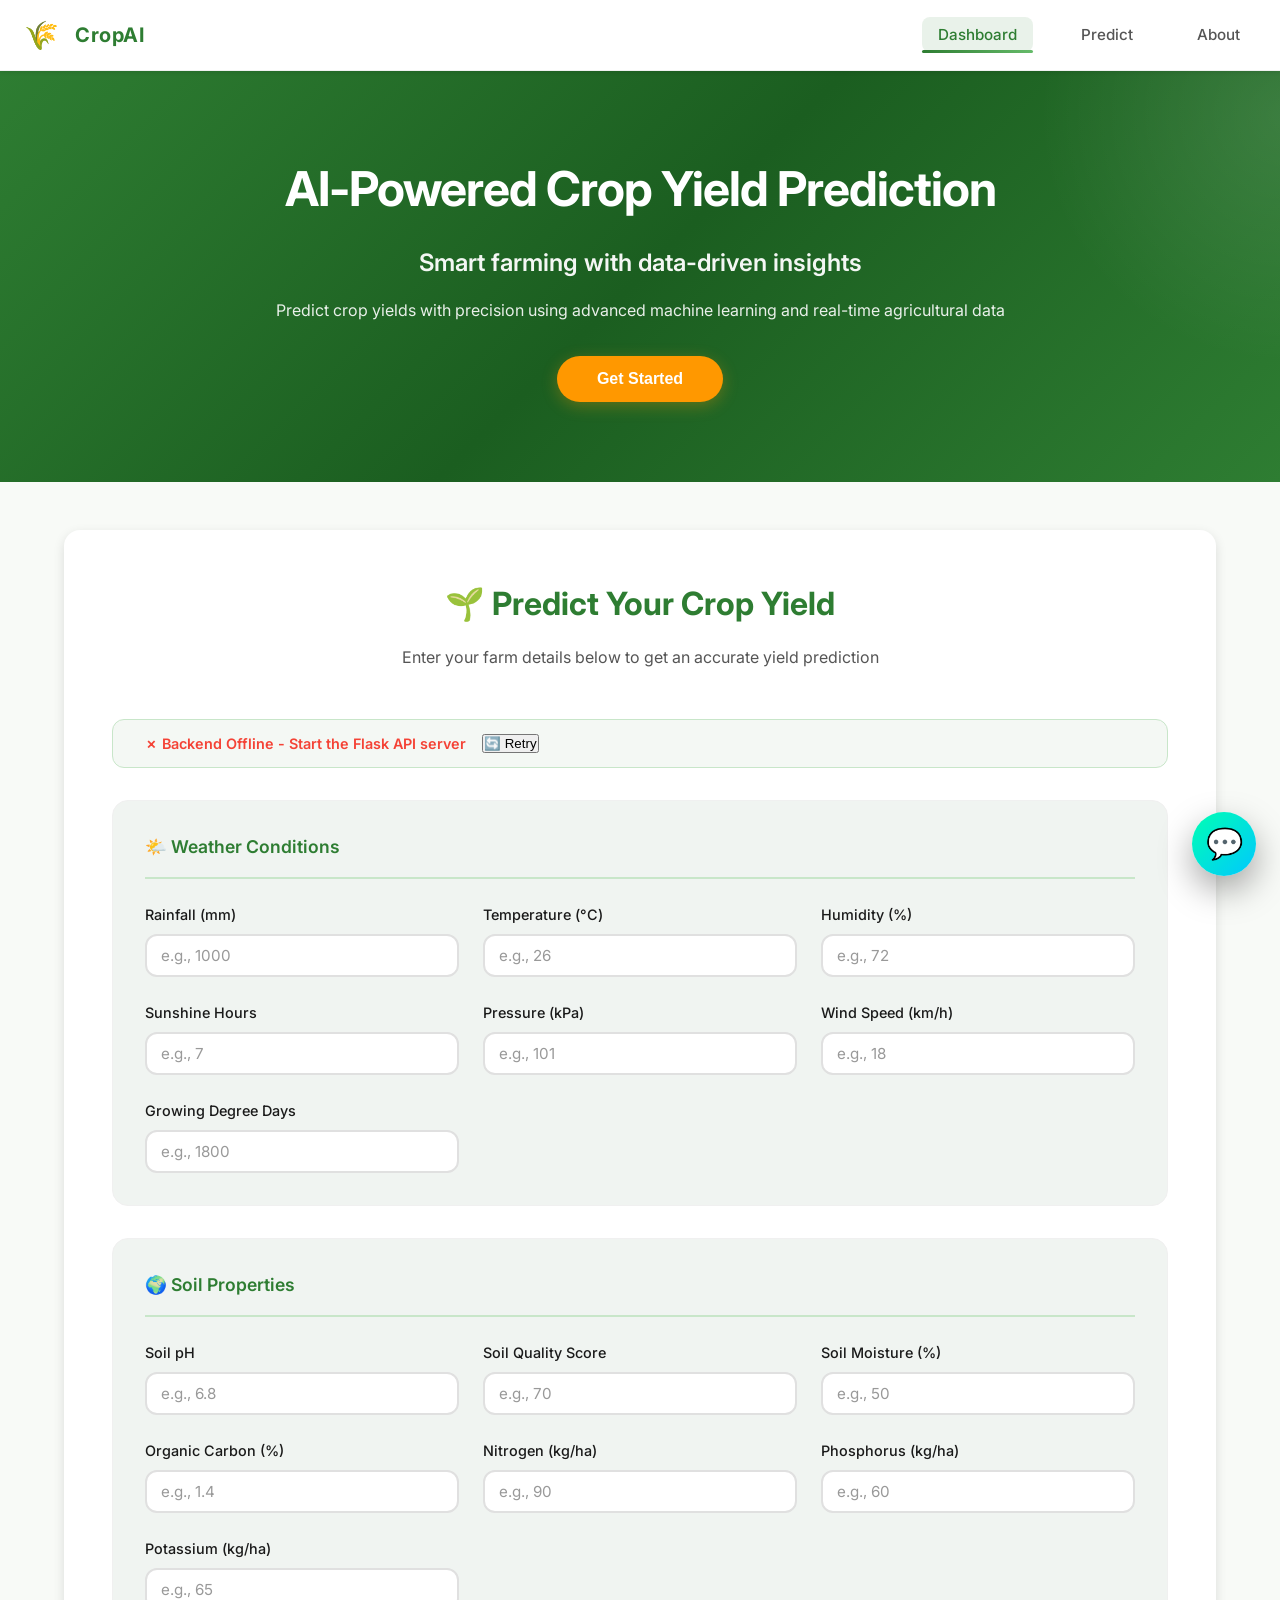
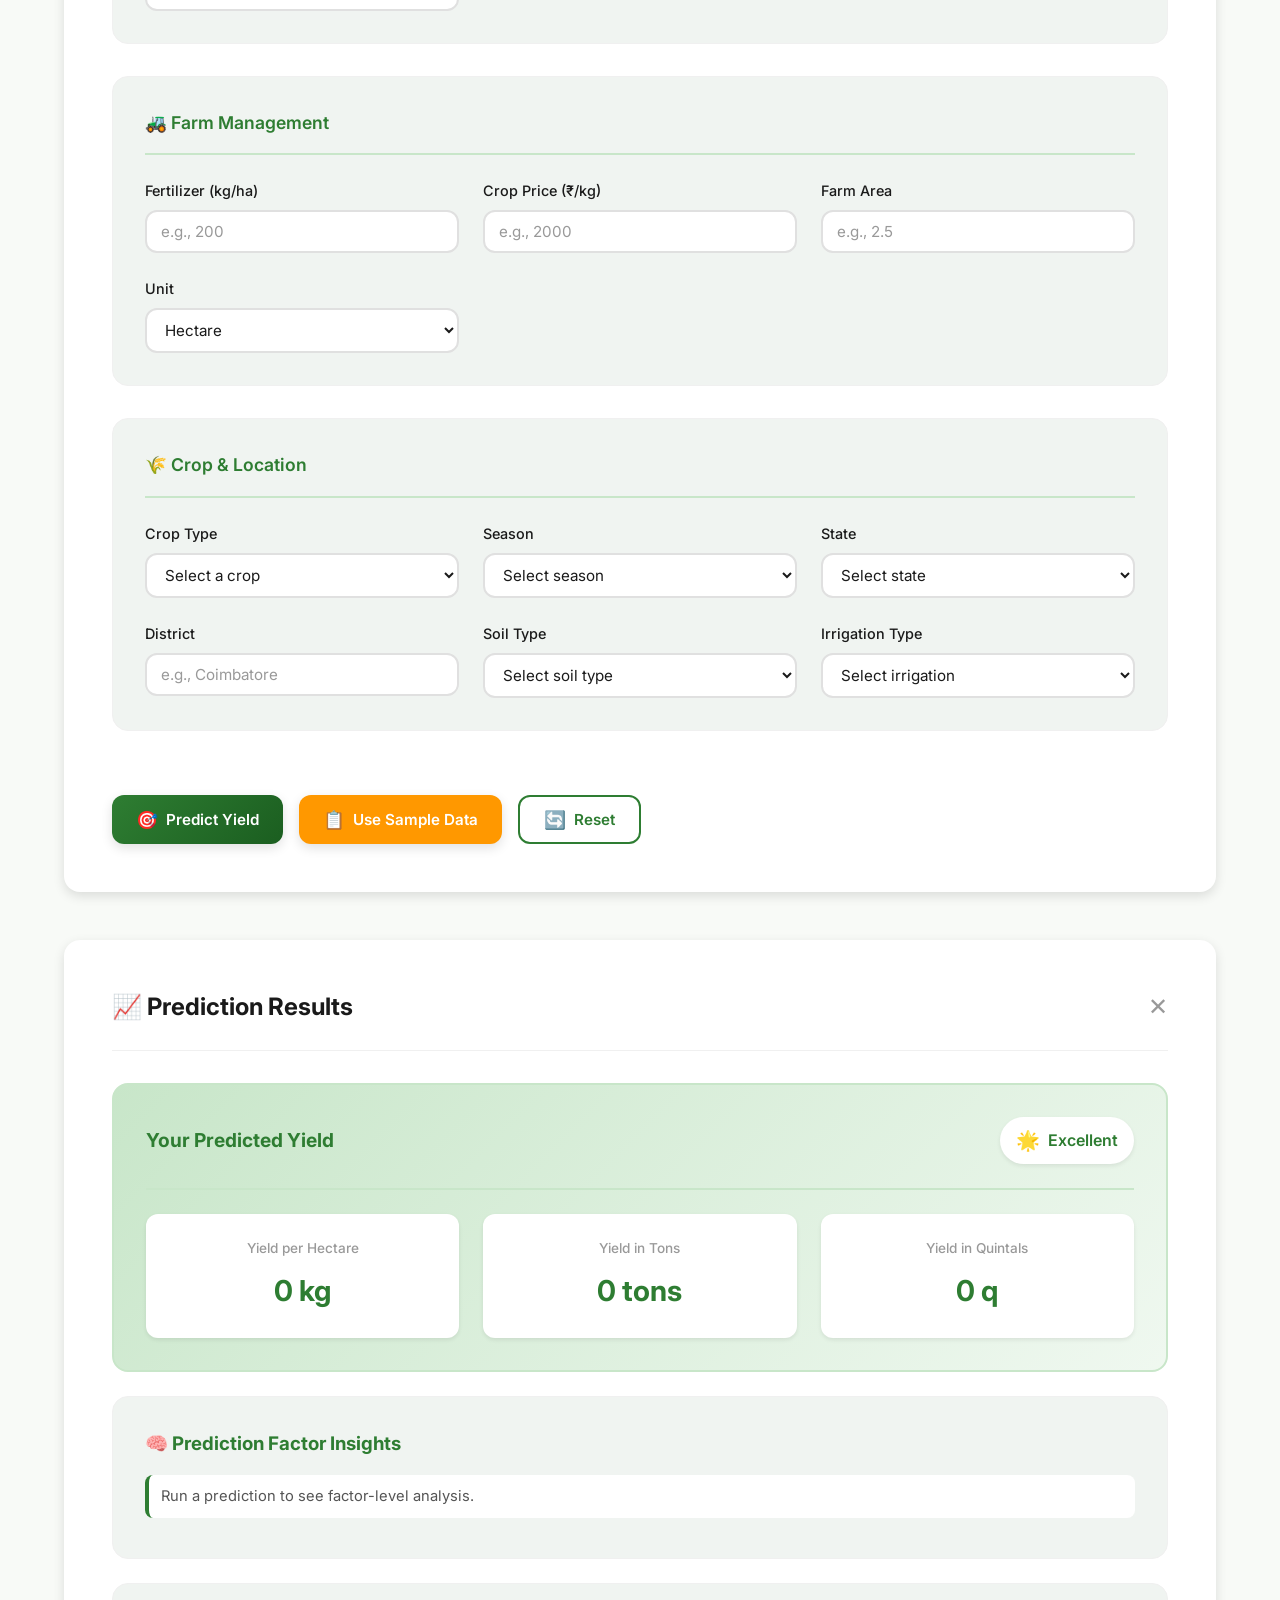
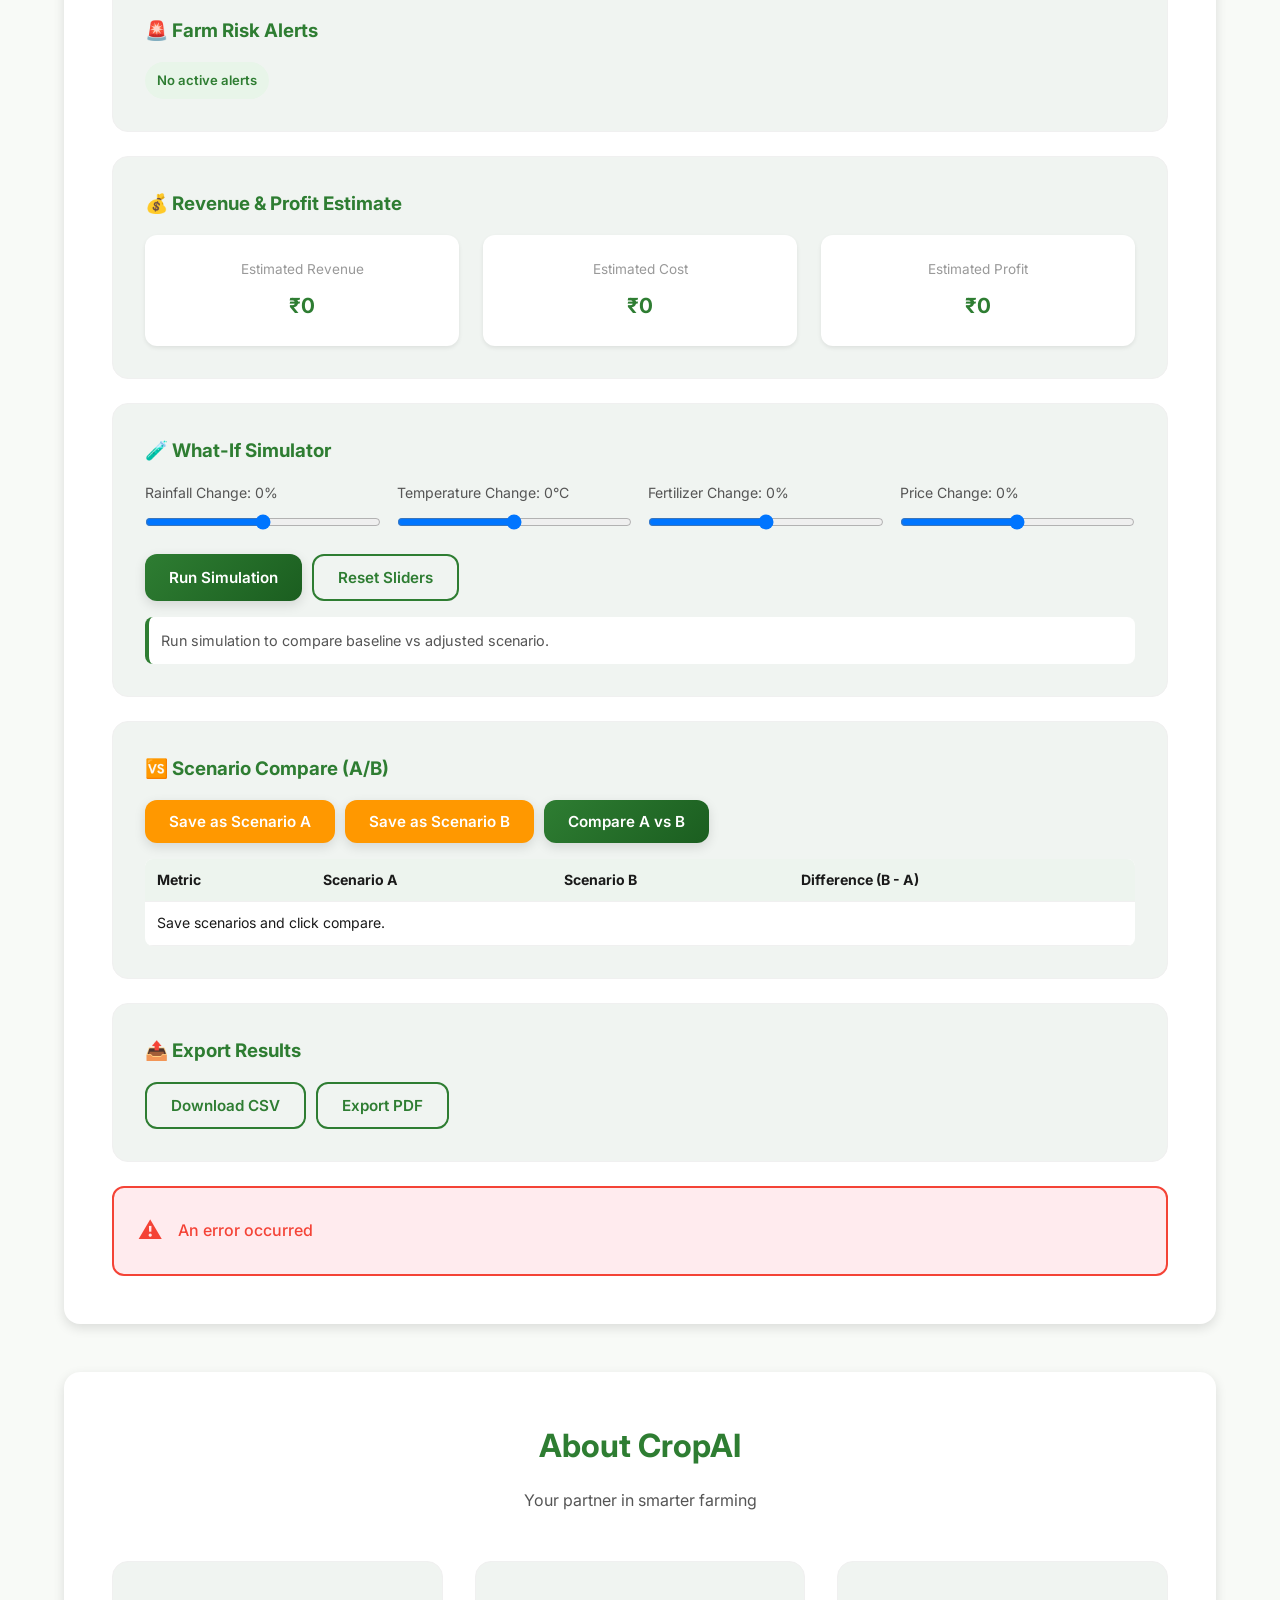
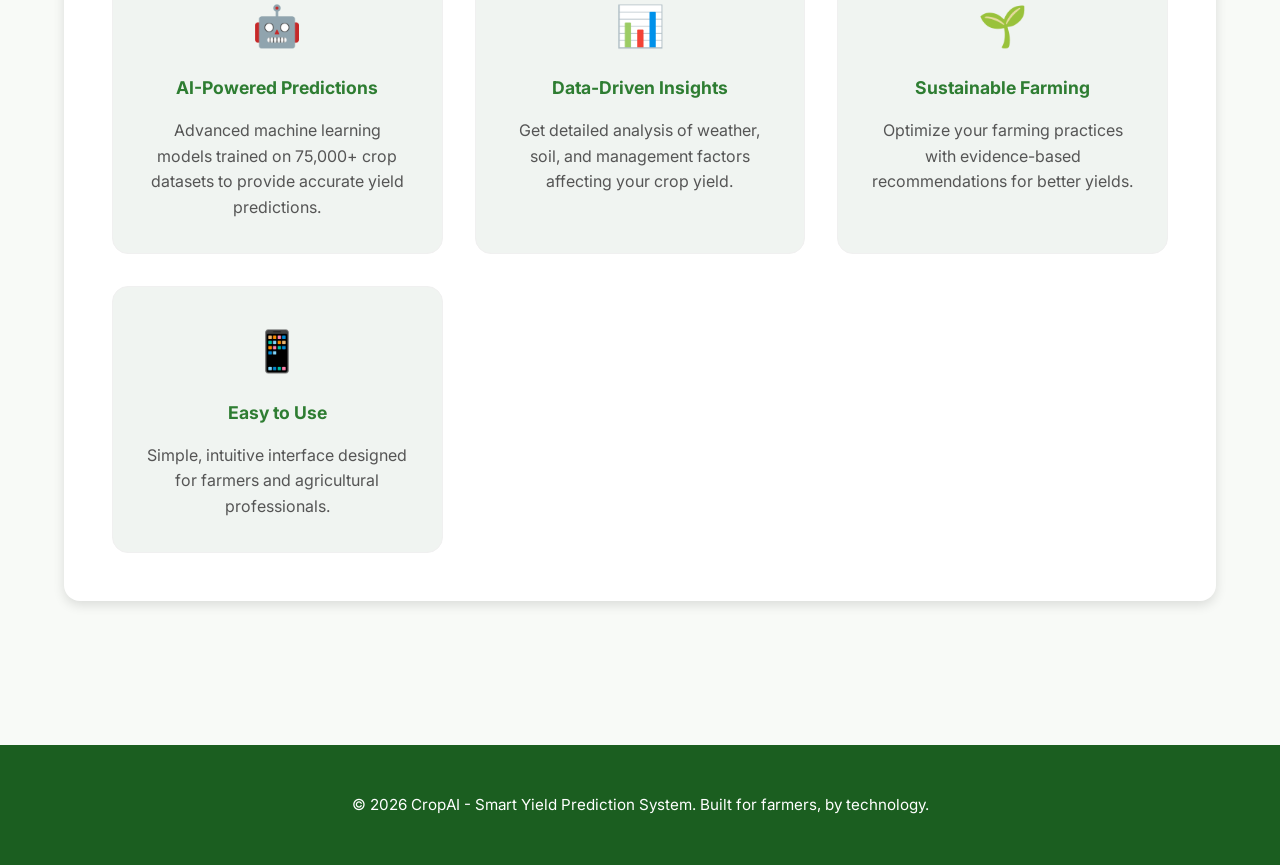
<file: Phase-2/dashboard/index.html>
<!DOCTYPE html>
<html lang="en">
<head>
    <meta charset="UTF-8">
    <meta name="viewport" content="width=device-width, initial-scale=1.0">
    <title>🌾 AI-Powered Crop Yield Prediction</title>
    <link rel="stylesheet" href="style.css?v=3">
    <link href="https://fonts.googleapis.com/css2?family=Inter:wght@300;400;500;600;700&display=swap" rel="stylesheet">
</head>
<body>
    <!-- Navigation Bar -->
    <nav class="navbar">
        <div class="nav-container">
            <div class="nav-brand">
                <span class="logo-icon">🌾</span>
                <span class="logo-text">CropAI</span>
            </div>
            <ul class="nav-links">
                <li><a href="#home" class="nav-link active">Dashboard</a></li>
                <li><a href="#predict" class="nav-link">Predict</a></li>
                <li><a href="#about" class="nav-link">About</a></li>
            </ul>
            <button class="nav-toggle" id="navToggle" title="Toggle navigation menu" aria-label="Toggle navigation menu">
                <span></span>
                <span></span>
                <span></span>
            </button>
        </div>
    </nav>

    <!-- Hero Section -->
    <section class="hero" id="home">
        <div class="hero-content">
            <h1 class="hero-title">AI-Powered Crop Yield Prediction</h1>
            <p class="hero-subtitle">Smart farming with data-driven insights</p>
            <p class="hero-description">Predict crop yields with precision using advanced machine learning and real-time agricultural data</p>
            <button class="btn-hero" onclick="scrollToPredict()">Get Started</button>
        </div>
    </section>

    <!-- Main Container -->
    <div class="main-container">
        <!-- Prediction Section -->
        <section class="predict-section" id="predict">
            <div class="section-header-wrapper">
                <h2 class="section-title">🌱 Predict Your Crop Yield</h2>
                <p class="section-subtitle">Enter your farm details below to get an accurate yield prediction</p>
            </div>

            <!-- Backend Status -->
            <div class="status-bar" id="backendStatus">
                <span class="status-dot" id="statusIndicator"></span>
                <span class="status-text" id="statusText">Checking API...</span>
            </div>

            <div class="form-wrapper">
                <form id="predictionForm" class="prediction-form">
                    <!-- Weather Section -->
                    <div class="form-section">
                        <h3 class="form-section-title">🌤️ Weather Conditions</h3>
                        <div class="form-grid">
                            <div class="form-group">
                                <label for="Rainfall_mm">Rainfall (mm)</label>
                                <input type="number" id="Rainfall_mm" name="Rainfall_mm" 
                                       placeholder="e.g., 1000" min="0" max="3000" step="0.1">
                            </div>
                            <div class="form-group">
                                <label for="Temperature_C">Temperature (°C)</label>
                                <input type="number" id="Temperature_C" name="Temperature_C" 
                                       placeholder="e.g., 26" min="0" max="50" step="0.1">
                            </div>
                            <div class="form-group">
                                <label for="Humidity">Humidity (%)</label>
                                <input type="number" id="Humidity" name="Humidity" 
                                       placeholder="e.g., 72" min="0" max="100" step="0.1">
                            </div>
                            <div class="form-group">
                                <label for="Sunshine_hours">Sunshine Hours</label>
                                <input type="number" id="Sunshine_hours" name="Sunshine_hours" 
                                       placeholder="e.g., 7" min="0" max="24" step="0.1">
                            </div>
                            <div class="form-group">
                                <label for="Pressure_KPa">Pressure (kPa)</label>
                                <input type="number" id="Pressure_KPa" name="Pressure_KPa" 
                                       placeholder="e.g., 101" min="95" max="105" step="0.1">
                            </div>
                            <div class="form-group">
                                <label for="Wind_Speed_Kmh">Wind Speed (km/h)</label>
                                <input type="number" id="Wind_Speed_Kmh" name="Wind_Speed_Kmh" 
                                       placeholder="e.g., 18" min="0" max="50" step="0.1">
                            </div>
                            <div class="form-group">
                                <label for="GDD">Growing Degree Days</label>
                                <input type="number" id="GDD" name="GDD" 
                                       placeholder="e.g., 1800" min="0" max="3000" step="1">
                            </div>
                        </div>
                    </div>

                    <!-- Soil Section -->
                    <div class="form-section">
                        <h3 class="form-section-title">🌍 Soil Properties</h3>
                        <div class="form-grid">
                            <div class="form-group">
                                <label for="Soil_pH">Soil pH</label>
                                <input type="number" id="Soil_pH" name="Soil_pH" 
                                       placeholder="e.g., 6.8" min="4" max="9" step="0.1">
                            </div>
                            <div class="form-group">
                                <label for="Soil_Quality">Soil Quality Score</label>
                                <input type="number" id="Soil_Quality" name="Soil_Quality" 
                                       placeholder="e.g., 70" min="0" max="100" step="0.1">
                            </div>
                            <div class="form-group">
                                <label for="Soil_Moisture">Soil Moisture (%)</label>
                                <input type="number" id="Soil_Moisture" name="Soil_Moisture" 
                                       placeholder="e.g., 50" min="0" max="100" step="0.1">
                            </div>
                            <div class="form-group">
                                <label for="OrganicCarbon">Organic Carbon (%)</label>
                                <input type="number" id="OrganicCarbon" name="OrganicCarbon" 
                                       placeholder="e.g., 1.4" min="0" max="5" step="0.1">
                            </div>
                            <div class="form-group">
                                <label for="Nitrogen">Nitrogen (kg/ha)</label>
                                <input type="number" id="Nitrogen" name="Nitrogen" 
                                       placeholder="e.g., 90" min="0" max="500" step="0.1">
                            </div>
                            <div class="form-group">
                                <label for="Phosphorus">Phosphorus (kg/ha)</label>
                                <input type="number" id="Phosphorus" name="Phosphorus" 
                                       placeholder="e.g., 60" min="0" max="300" step="0.1">
                            </div>
                            <div class="form-group">
                                <label for="Potassium">Potassium (kg/ha)</label>
                                <input type="number" id="Potassium" name="Potassium" 
                                       placeholder="e.g., 65" min="0" max="300" step="0.1">
                            </div>
                        </div>
                    </div>

                    <!-- Farm Management Section -->
                    <div class="form-section">
                        <h3 class="form-section-title">🚜 Farm Management</h3>
                        <div class="form-grid">
                            <div class="form-group">
                                <label for="Fertilizer_Amount_kg_per_hectare">Fertilizer (kg/ha)</label>
                                <input type="number" id="Fertilizer_Amount_kg_per_hectare" 
                                       name="Fertilizer_Amount_kg_per_hectare" 
                                       placeholder="e.g., 200" min="0" max="500" step="0.1">
                            </div>
                            <div class="form-group">
                                <label for="Crop_Price">Crop Price (₹/kg)</label>
                                <input type="number" id="Crop_Price" name="Crop_Price" 
                                       placeholder="e.g., 2000" min="0" max="10000" step="0.1">
                            </div>
                            <div class="form-group">
                                <label for="farm_area">Farm Area</label>
                                <input type="number" id="farm_area" name="farm_area" 
                                       placeholder="e.g., 2.5" min="0" max="1000" step="0.1">
                            </div>
                            <div class="form-group">
                                <label for="farm_area_unit">Unit</label>
                                <select id="farm_area_unit" name="farm_area_unit">
                                    <option value="Hectare">Hectare</option>
                                    <option value="Acre">Acre</option>
                                    <option value="Sq_Meter">Sq. Meter</option>
                                </select>
                            </div>
                        </div>
                    </div>

                    <!-- Crop & Location Section -->
                    <div class="form-section">
                        <h3 class="form-section-title">🌾 Crop & Location</h3>
                        <div class="form-grid">
                            <div class="form-group">
                                <label for="crop_type">Crop Type</label>
                                <select id="crop_type" name="crop_type">
                                    <option value="">Select a crop</option>
                                    <option value="Rice">Rice</option>
                                    <option value="Wheat">Wheat</option>
                                    <option value="Maize">Maize</option>
                                    <option value="Potato">Potato</option>
                                    <option value="Sugarcane">Sugarcane</option>
                                    <option value="Cotton">Cotton</option>
                                    <option value="Soybean">Soybean</option>
                                    <option value="Pulses">Pulses</option>
                                </select>
                            </div>
                            <div class="form-group">
                                <label for="season">Season</label>
                                <select id="season" name="season">
                                    <option value="">Select season</option>
                                    <option value="Kharif">Kharif</option>
                                    <option value="Rabi">Rabi</option>
                                    <option value="Summer">Summer</option>
                                    <option value="Zaid">Zaid</option>
                                </select>
                            </div>
                            <div class="form-group">
                                <label for="state">State</label>
                                <select id="state" name="state">
                                    <option value="">Select state</option>
                                    <option value="Punjab">Punjab</option>
                                    <option value="Haryana">Haryana</option>
                                    <option value="Uttar Pradesh">Uttar Pradesh</option>
                                    <option value="Karnataka">Karnataka</option>
                                    <option value="Tamil Nadu">Tamil Nadu</option>
                                    <option value="Madhya Pradesh">Madhya Pradesh</option>
                                </select>
                            </div>
                            <div class="form-group">
                                <label for="district">District</label>
                                <input type="text" id="district" name="district" 
                                       placeholder="e.g., Coimbatore">
                            </div>
                            <div class="form-group">
                                <label for="soil_type">Soil Type</label>
                                <select id="soil_type" name="soil_type">
                                    <option value="">Select soil type</option>
                                    <option value="Alluvial">Alluvial</option>
                                    <option value="Black">Black</option>
                                    <option value="Red">Red</option>
                                    <option value="Laterite">Laterite</option>
                                    <option value="Sandy">Sandy</option>
                                </select>
                            </div>
                            <div class="form-group">
                                <label for="irrigation_type">Irrigation Type</label>
                                <select id="irrigation_type" name="irrigation_type">
                                    <option value="">Select irrigation</option>
                                    <option value="Canal">Canal</option>
                                    <option value="Well">Well</option>
                                    <option value="Tube Well">Tube Well</option>
                                    <option value="Drip">Drip</option>
                                    <option value="Sprinkler">Sprinkler</option>
                                </select>
                            </div>
                        </div>
                    </div>

                    <!-- Form Actions -->
                    <div class="form-actions">
                        <button type="submit" class="btn btn-primary">
                            <span class="btn-icon">🎯</span>
                            Predict Yield
                        </button>
                        <button type="button" class="btn btn-secondary" id="sampleBtn">
                            <span class="btn-icon">📋</span>
                            Use Sample Data
                        </button>
                        <button type="reset" class="btn btn-outline" id="resetBtn">
                            <span class="btn-icon">🔄</span>
                            Reset
                        </button>
                    </div>
                </form>

                <!-- Loading Overlay -->
                <div class="loading-overlay" id="loadingOverlay">
                    <div class="loading-spinner">
                        <div class="spinner"></div>
                        <p>Analyzing your farm data...</p>
                    </div>
                </div>
            </div>
        </section>

        <!-- Results Section -->
        <section class="results-section" id="resultsContainer">
            <div class="results-header">
                <h2 id="resultsTitle">📈 Prediction Results</h2>
                <button class="btn-close" onclick="document.getElementById('resultsContainer').style.display='none';">✕</button>
            </div>

            <!-- Main Prediction Card -->
            <div class="prediction-card">
                <div class="prediction-card-header">
                    <h3>Your Predicted Yield</h3>
                    <div class="quality-badge" id="qualityBadge">
                        <span class="quality-icon">🌟</span>
                        <span class="quality-text">Excellent</span>
                    </div>
                </div>
                <div class="prediction-grid">
                    <div class="prediction-item">
                        <div class="prediction-label">Yield per Hectare</div>
                        <div class="prediction-value" id="yieldPerHa">0 kg</div>
                    </div>
                    <div class="prediction-item">
                        <div class="prediction-label">Yield in Tons</div>
                        <div class="prediction-value" id="yieldTons">0 tons</div>
                    </div>
                    <div class="prediction-item">
                        <div class="prediction-label">Yield in Quintals</div>
                        <div class="prediction-value" id="yieldQuintals">0 q</div>
                    </div>
                </div>
            </div>

            <!-- Total Production Card (if farm area provided) -->
            <div class="total-production-card hidden" id="totalProductionCard">
                <h3>📐 Total Production for Your Farm</h3>
                <div class="farm-info">
                    <span id="farmSizeInfo">Farm Size: </span>
                </div>
                <div class="production-grid">
                    <div class="production-item">
                        <div class="production-icon">📦</div>
                        <div class="production-value" id="totalKg">0 kg</div>
                        <div class="production-label">Total kg</div>
                    </div>
                    <div class="production-item">
                        <div class="production-icon">⚖️</div>
                        <div class="production-value" id="totalTons">0 tons</div>
                        <div class="production-label">Total Tons</div>
                    </div>
                    <div class="production-item">
                        <div class="production-icon">🌾</div>
                        <div class="production-value" id="totalQuintals">0 q</div>
                        <div class="production-label">Total Quintals</div>
                    </div>
                </div>
            </div>

            <!-- Feature Insights Card -->
            <div class="insight-card" id="factorInsightsCard">
                <h3>🧠 Prediction Factor Insights</h3>
                <ul class="insight-list" id="factorInsightsList">
                    <li>Run a prediction to see factor-level analysis.</li>
                </ul>
            </div>

            <!-- Risk Alerts Card -->
            <div class="risk-card" id="riskAlertsCard">
                <h3>🚨 Farm Risk Alerts</h3>
                <div class="risk-alerts" id="riskAlertsList">
                    <span class="risk-pill low">No active alerts</span>
                </div>
            </div>

            <!-- Economics Card -->
            <div class="economics-card" id="economicsCard">
                <h3>💰 Revenue & Profit Estimate</h3>
                <div class="economics-grid">
                    <div class="economics-item">
                        <div class="economics-label">Estimated Revenue</div>
                        <div class="economics-value" id="estimatedRevenue">₹0</div>
                    </div>
                    <div class="economics-item">
                        <div class="economics-label">Estimated Cost</div>
                        <div class="economics-value" id="estimatedCost">₹0</div>
                    </div>
                    <div class="economics-item">
                        <div class="economics-label">Estimated Profit</div>
                        <div class="economics-value" id="estimatedProfit">₹0</div>
                    </div>
                </div>
            </div>

            <!-- What-If Simulator -->
            <div class="whatif-card" id="whatIfCard">
                <h3>🧪 What-If Simulator</h3>
                <div class="whatif-grid">
                    <div class="whatif-control">
                        <label for="whatifRainfall">Rainfall Change: <span id="whatifRainfallValue">0%</span></label>
                        <input type="range" id="whatifRainfall" min="-30" max="30" step="1" value="0">
                    </div>
                    <div class="whatif-control">
                        <label for="whatifTemp">Temperature Change: <span id="whatifTempValue">0°C</span></label>
                        <input type="range" id="whatifTemp" min="-8" max="8" step="0.5" value="0">
                    </div>
                    <div class="whatif-control">
                        <label for="whatifFertilizer">Fertilizer Change: <span id="whatifFertilizerValue">0%</span></label>
                        <input type="range" id="whatifFertilizer" min="-30" max="30" step="1" value="0">
                    </div>
                    <div class="whatif-control">
                        <label for="whatifPrice">Price Change: <span id="whatifPriceValue">0%</span></label>
                        <input type="range" id="whatifPrice" min="-30" max="30" step="1" value="0">
                    </div>
                </div>
                <div class="whatif-actions">
                    <button type="button" class="btn btn-primary" id="simulateWhatIfBtn">Run Simulation</button>
                    <button type="button" class="btn btn-outline" id="resetWhatIfBtn">Reset Sliders</button>
                </div>
                <div class="whatif-result" id="whatIfResult">Run simulation to compare baseline vs adjusted scenario.</div>
            </div>

            <!-- Scenario Comparison -->
            <div class="scenario-card" id="scenarioCard">
                <h3>🆚 Scenario Compare (A/B)</h3>
                <div class="scenario-actions">
                    <button type="button" class="btn btn-secondary" id="saveScenarioABtn">Save as Scenario A</button>
                    <button type="button" class="btn btn-secondary" id="saveScenarioBBtn">Save as Scenario B</button>
                    <button type="button" class="btn btn-primary" id="compareScenarioBtn">Compare A vs B</button>
                </div>
                <div class="scenario-table-wrap">
                    <table class="scenario-table" id="scenarioTable">
                        <thead>
                            <tr>
                                <th>Metric</th>
                                <th>Scenario A</th>
                                <th>Scenario B</th>
                                <th>Difference (B - A)</th>
                            </tr>
                        </thead>
                        <tbody id="scenarioTableBody">
                            <tr>
                                <td colspan="4">Save scenarios and click compare.</td>
                            </tr>
                        </tbody>
                    </table>
                </div>
            </div>

            <!-- Export Actions -->
            <div class="export-card" id="exportCard">
                <h3>📤 Export Results</h3>
                <div class="export-actions">
                    <button type="button" class="btn btn-outline" id="exportCsvBtn">Download CSV</button>
                    <button type="button" class="btn btn-outline" id="exportPdfBtn">Export PDF</button>
                </div>
            </div>

            <!-- Error Message -->
            <div class="error-message hidden" id="errorMessage">
                <span class="error-icon">⚠️</span>
                <span id="errorText">An error occurred</span>
            </div>
        </section>

        <!-- About Section -->
        <section class="about-section" id="about">
            <div class="section-header-wrapper">
                <h2 class="section-title">About CropAI</h2>
                <p class="section-subtitle">Your partner in smarter farming</p>
            </div>
            <div class="about-content">
                <div class="about-card">
                    <div class="about-icon">🤖</div>
                    <h3>AI-Powered Predictions</h3>
                    <p>Advanced machine learning models trained on 75,000+ crop datasets to provide accurate yield predictions.</p>
                </div>
                <div class="about-card">
                    <div class="about-icon">📊</div>
                    <h3>Data-Driven Insights</h3>
                    <p>Get detailed analysis of weather, soil, and management factors affecting your crop yield.</p>
                </div>
                <div class="about-card">
                    <div class="about-icon">🌱</div>
                    <h3>Sustainable Farming</h3>
                    <p>Optimize your farming practices with evidence-based recommendations for better yields.</p>
                </div>
                <div class="about-card">
                    <div class="about-icon">📱</div>
                    <h3>Easy to Use</h3>
                    <p>Simple, intuitive interface designed for farmers and agricultural professionals.</p>
                </div>
            </div>
        </section>
    </div>

    <!-- Footer -->
    <footer class="footer">
        <p>&copy; 2026 CropAI - Smart Yield Prediction System. Built for farmers, by technology.</p>
    </footer>

    <!-- Scripts -->
    <script src="script.js?v=3"></script>
    <script src="chatbot.js?v=3"></script>
    <script>
        // Navigation scroll functionality
        function scrollToPredict() {
            document.getElementById('predict').scrollIntoView({ behavior: 'smooth' });
        }

        // Nav link active state on scroll
        const navLinks = document.querySelectorAll('.nav-link');
        const sections = document.querySelectorAll('section[id]');

        window.addEventListener('scroll', () => {
            let current = '';
            sections.forEach(section => {
                const sectionTop = section.offsetTop;
                if (pageYOffset >= sectionTop - 200) {
                    current = section.getAttribute('id');
                }
            });

            navLinks.forEach(link => {
                link.classList.remove('active');
                if (link.getAttribute('href').substring(1) === current) {
                    link.classList.add('active');
                }
            });
        });

        // Mobile menu toggle
        const navToggle = document.getElementById('navToggle');
        navToggle.addEventListener('click', () => {
            document.querySelector('.nav-links').classList.toggle('active');
        });

        // Close nav on link click
        navLinks.forEach(link => {
            link.addEventListener('click', () => {
                document.querySelector('.nav-links').classList.remove('active');
            });
        });
    </script>
</body>
</html>
</file>
<file: Phase-2/dashboard/style.css>
/* ============================================
   CROP YIELD PREDICTION - MODERN UI STYLES
   Green Theme, Card-Based, Responsive Design
   ============================================ */

:root {
    /* Primary Colors - Green Theme */
    --primary: #2e7d32;
    --primary-light: #66bb6a;
    --primary-dark: #1b5e20;
    --primary-lighter: #c8e6c9;
    
    /* Secondary Colors */
    --accent: #ff9800;
    --accent-light: #ffb74d;
    --success: #4caf50;
    --warning: #ffc107;
    --error: #f44336;
    --info: #2196f3;
    
    /* Backgrounds */
    --bg-primary: #f8faf7;
    --bg-secondary: #ffffff;
    --bg-tertiary: #f0f4f1;
    
    /* Text Colors */
    --text-primary: #1a1a1a;
    --text-secondary: #555555;
    --text-muted: #999999;
    --text-light: #cccccc;
    
    /* Borders & Shadows */
    --border: #e0e0e0;
    --border-light: #f0f0f0;
    --shadow-sm: 0 2px 4px rgba(0, 0, 0, 0.08);
    --shadow-md: 0 4px 12px rgba(0, 0, 0, 0.12);
    --shadow-lg: 0 8px 24px rgba(0, 0, 0, 0.15);
    --shadow-xl: 0 12px 32px rgba(0, 0, 0, 0.18);
    
    /* Spacing */
    --spacing-xs: 4px;
    --spacing-sm: 8px;
    --spacing-md: 16px;
    --spacing-lg: 24px;
    --spacing-xl: 32px;
    --spacing-2xl: 48px;
    
    /* Border Radius */
    --radius-xs: 4px;
    --radius-sm: 8px;
    --radius-md: 12px;
    --radius-lg: 16px;
    --radius-xl: 20px;
    --radius-full: 9999px;
    
    /* Transitions */
    --transition: all 0.3s cubic-bezier(0.4, 0, 0.2, 1);
    --transition-fast: all 0.15s ease;
}

/* Reset */
* {
    margin: 0;
    padding: 0;
    box-sizing: border-box;
}

html {
    scroll-behavior: smooth;
}

body {
    font-family: 'Inter', -apple-system, BlinkMacSystemFont, 'Segoe UI', Roboto, sans-serif;
    background: var(--bg-primary);
    color: var(--text-primary);
    line-height: 1.6;
    min-height: 100vh;
}

.hidden {
    display: none;
}

/* ============ NAVIGATION ============ */

.navbar {
    position: sticky;
    top: 0;
    background: var(--bg-secondary);
    border-bottom: 1px solid var(--border-light);
    box-shadow: var(--shadow-sm);
    z-index: 1000;
}

.nav-container {
    max-width: 1400px;
    margin: 0 auto;
    padding: 0 var(--spacing-lg);
    display: flex;
    justify-content: space-between;
    align-items: center;
    height: 70px;
}

.nav-brand {
    display: flex;
    align-items: center;
    gap: var(--spacing-md);
    font-weight: 700;
    font-size: 1.25rem;
    color: var(--primary);
}

.logo-icon {
    font-size: 1.75rem;
}

.logo-text {
    letter-spacing: 0.5px;
}

.nav-links {
    display: flex;
    list-style: none;
    gap: 2rem;
}

.nav-link {
    text-decoration: none;
    color: var(--text-secondary);
    font-weight: 500;
    font-size: 0.95rem;
    padding: 8px 16px;
    border-radius: var(--radius-sm);
    transition: var(--transition);
    position: relative;
}

.nav-link:hover,
.nav-link.active {
    color: var(--primary);
    background: rgba(46, 125, 50, 0.1);
}

.nav-link.active::after {
    content: '';
    position: absolute;
    bottom: -1px;
    left: 0;
    right: 0;
    height: 3px;
    background: linear-gradient(90deg, var(--primary), var(--primary-light));
    border-radius: var(--radius-xs);
}

.nav-toggle {
    display: none;
    flex-direction: column;
    background: none;
    border: none;
    cursor: pointer;
    gap: 5px;
}

.nav-toggle span {
    width: 25px;
    height: 3px;
    background: var(--primary);
    border-radius: 2px;
    transition: var(--transition);
}

/* ============ HERO SECTION ============ */

.hero {
    background: linear-gradient(135deg, var(--primary) 0%, #1b5e20 50%, #2e7d32 100%);
    color: white;
    padding: 80px var(--spacing-lg);
    text-align: center;
    position: relative;
    overflow: hidden;
}

.hero::before {
    content: '';
    position: absolute;
    top: -50%;
    right: -20%;
    width: 500px;
    height: 500px;
    background: radial-gradient(circle, rgba(255,255,255,0.1) 0%, transparent 70%);
    border-radius: 50%;
    pointer-events: none;
}

.hero-content {
    max-width: 800px;
    margin: 0 auto;
    position: relative;
    z-index: 2;
}

.hero-title {
    font-size: 3rem;
    font-weight: 700;
    margin-bottom: var(--spacing-md);
    letter-spacing: -1px;
}

.hero-subtitle {
    font-size: 1.5rem;
    font-weight: 600;
    margin-bottom: var(--spacing-md);
    opacity: 0.95;
}

.hero-description {
    font-size: 1rem;
    opacity: 0.9;
    margin-bottom: var(--spacing-xl);
}

.btn-hero {
    background: var(--accent);
    color: white;
    border: none;
    padding: 14px 40px;
    font-size: 1rem;
    font-weight: 600;
    border-radius: var(--radius-full);
    cursor: pointer;
    transition: var(--transition);
    box-shadow: 0 4px 16px rgba(255, 152, 0, 0.3);
}

.btn-hero:hover {
    background: var(--accent-light);
    transform: translateY(-2px);
    box-shadow: 0 6px 24px rgba(255, 152, 0, 0.4);
}

/* ============ MAIN CONTAINER ============ */

.main-container {
    max-width: 1200px;
    margin: 0 auto;
    padding: var(--spacing-2xl) var(--spacing-lg);
}

/* ============ SECTIONS ============ */

.predict-section,
.about-section {
    background: var(--bg-secondary);
    border-radius: var(--radius-lg);
    padding: var(--spacing-2xl);
    margin-bottom: var(--spacing-2xl);
    box-shadow: var(--shadow-md);
}

.section-header-wrapper {
    margin-bottom: var(--spacing-2xl);
    text-align: center;
}

.section-title {
    font-size: 2rem;
    font-weight: 700;
    color: var(--primary);
    margin-bottom: var(--spacing-md);
}

.section-subtitle {
    font-size: 1rem;
    color: var(--text-secondary);
}

/* ============ STATUS BAR ============ */

.status-bar {
    display: flex;
    align-items: center;
    gap: var(--spacing-md);
    padding: 12px 16px;
    background: rgba(46, 125, 50, 0.05);
    border: 1px solid var(--primary-lighter);
    border-radius: var(--radius-md);
    margin-bottom: var(--spacing-xl);
    font-size: 0.9rem;
}

.status-dot {
    width: 10px;
    height: 10px;
    border-radius: 50%;
    background: #999;
    animation: pulse 2s infinite;
}

.status-dot.online {
    background: var(--success);
    animation: pulse-green 2s infinite;
}

.status-dot.offline {
    background: var(--error);
    animation: none;
}

@keyframes pulse {
    0%, 100% { opacity: 1; }
    50% { opacity: 0.5; }
}

@keyframes pulse-green {
    0%, 100% { box-shadow: 0 0 0 0 rgba(76, 175, 80, 0.7); }
    50% { box-shadow: 0 0 0 8px rgba(76, 175, 80, 0); }
}

.status-text.online {
    color: var(--success);
    font-weight: 600;
}

.status-text.offline {
    color: var(--error);
    font-weight: 600;
}

/* ============ FORM ============ */

.form-wrapper {
    position: relative;
}

.prediction-form {
    display: flex;
    flex-direction: column;
    gap: var(--spacing-xl);
}

.form-section {
    background: var(--bg-tertiary);
    padding: var(--spacing-xl);
    border-radius: var(--radius-lg);
    border: 1px solid var(--border-light);
}

.form-section-title {
    font-size: 1.1rem;
    font-weight: 600;
    color: var(--primary);
    margin-bottom: var(--spacing-lg);
    padding-bottom: var(--spacing-md);
    border-bottom: 2px solid var(--primary-lighter);
    display: flex;
    align-items: center;
    gap: var(--spacing-md);
}

.form-grid {
    display: grid;
    grid-template-columns: repeat(auto-fit, minmax(250px, 1fr));
    gap: var(--spacing-lg);
}

.form-group {
    display: flex;
    flex-direction: column;
}

.form-group label {
    font-size: 0.9rem;
    font-weight: 500;
    color: var(--text-primary);
    margin-bottom: var(--spacing-sm);
}

.form-group input,
.form-group select {
    padding: 10px 14px;
    border: 2px solid var(--border);
    border-radius: var(--radius-md);
    font-size: 0.95rem;
    font-family: inherit;
    transition: var(--transition);
    background: var(--bg-secondary);
    color: var(--text-primary);
}

.form-group input:focus,
.form-group select:focus {
    outline: none;
    border-color: var(--primary);
    box-shadow: 0 0 0 3px rgba(46, 125, 50, 0.1);
}

.form-group input::placeholder {
    color: var(--text-muted);
}

.form-group .hint {
    font-size: 0.8rem;
    color: var(--text-muted);
    margin-top: var(--spacing-xs);
}

/* ============ BUTTONS ============ */

.form-actions {
    display: flex;
    gap: var(--spacing-md);
    flex-wrap: wrap;
    margin-top: var(--spacing-xl);
}

.btn {
    display: inline-flex;
    align-items: center;
    justify-content: center;
    gap: var(--spacing-sm);
    padding: 12px 24px;
    font-size: 0.95rem;
    font-weight: 600;
    border: none;
    border-radius: var(--radius-md);
    cursor: pointer;
    transition: var(--transition);
    font-family: inherit;
}

.btn-icon {
    font-size: 1.1rem;
}

.btn-primary {
    background: linear-gradient(135deg, var(--primary) 0%, #1b5e20 100%);
    color: white;
    box-shadow: var(--shadow-md);
}

.btn-primary:hover {
    transform: translateY(-2px);
    box-shadow: var(--shadow-lg);
}

.btn-primary:active {
    transform: translateY(0);
}

.btn-secondary {
    background: var(--accent);
    color: white;
    box-shadow: var(--shadow-md);
}

.btn-secondary:hover {
    background: var(--accent-light);
    transform: translateY(-2px);
    box-shadow: var(--shadow-lg);
}

.btn-outline {
    background: transparent;
    border: 2px solid var(--primary);
    color: var(--primary);
}

.btn-outline:hover {
    background: rgba(46, 125, 50, 0.1);
}

/* ============ LOADING ============ */

.loading-overlay {
    display: none;
    position: fixed;
    inset: 0;
    background: rgba(0, 0, 0, 0.7);
    z-index: 9999;
    justify-content: center;
    align-items: center;
}

.loading-overlay.active {
    display: flex;
}

.loading-spinner {
    background: white;
    border-radius: var(--radius-lg);
    padding: 40px;
    text-align: center;
    box-shadow: var(--shadow-xl);
}

.spinner {
    width: 50px;
    height: 50px;
    border: 4px solid var(--border-light);
    border-top: 4px solid var(--primary);
    border-radius: 50%;
    animation: spin 1s linear infinite;
    margin: 0 auto 16px;
}

@keyframes spin {
    to { transform: rotate(360deg); }
}

.loading-spinner p {
    color: var(--text-secondary);
    font-weight: 500;
}

/* ============ RESULTS SECTION ============ */

.results-section {
    background: var(--bg-secondary);
    border-radius: var(--radius-lg);
    padding: var(--spacing-2xl);
    margin-bottom: var(--spacing-2xl);
    box-shadow: var(--shadow-md);
}

.results-header {
    display: flex;
    justify-content: space-between;
    align-items: center;
    margin-bottom: var(--spacing-xl);
    padding-bottom: var(--spacing-lg);
    border-bottom: 1px solid var(--border-light);
}

.btn-close {
    background: transparent;
    border: none;
    font-size: 1.5rem;
    cursor: pointer;
    color: var(--text-muted);
    transition: var(--transition);
}

.btn-close:hover {
    color: var(--text-primary);
}

.result-placeholder {
    text-align: center;
    padding: var(--spacing-2xl);
    color: var(--text-muted);
}

.placeholder-icon {
    font-size: 3rem;
    display: block;
    margin-bottom: var(--spacing-lg);
}

/* ============ PREDICTION CARD ============ */

.prediction-card {
    background: linear-gradient(135deg, var(--primary-lighter) 0%, rgba(102, 187, 106, 0.1) 100%);
    border: 2px solid var(--primary-lighter);
    border-radius: var(--radius-lg);
    padding: var(--spacing-xl);
    margin-bottom: var(--spacing-lg);
}

.prediction-card-header {
    display: flex;
    justify-content: space-between;
    align-items: center;
    margin-bottom: var(--spacing-lg);
    padding-bottom: var(--spacing-lg);
    border-bottom: 2px solid var(--primary-lighter);
}

.prediction-card-header h3 {
    color: var(--primary);
    font-size: 1.2rem;
}

.quality-badge {
    display: flex;
    align-items: center;
    gap: var(--spacing-sm);
    background: white;
    padding: 8px 16px;
    border-radius: var(--radius-full);
    box-shadow: var(--shadow-sm);
}

.quality-icon {
    font-size: 1.2rem;
}

.quality-text {
    font-weight: 600;
    color: var(--primary);
}

.prediction-grid {
    display: grid;
    grid-template-columns: repeat(auto-fit, minmax(150px, 1fr));
    gap: var(--spacing-lg);
}

.prediction-item,
.production-item {
    background: white;
    padding: var(--spacing-lg);
    border-radius: var(--radius-md);
    text-align: center;
    box-shadow: var(--shadow-sm);
}

.prediction-label,
.production-label {
    font-size: 0.85rem;
    color: var(--text-muted);
    font-weight: 500;
    margin-bottom: var(--spacing-sm);
}

.prediction-value,
.production-value {
    font-size: 1.8rem;
    font-weight: 700;
    color: var(--primary);
}

/* ============ TOTAL PRODUCTION CARD ============ */

.total-production-card {
    background: var(--bg-tertiary);
    border: 1px solid var(--border-light);
    border-radius: var(--radius-lg);
    padding: var(--spacing-xl);
    margin-bottom: var(--spacing-lg);
}

.total-production-card h3 {
    color: var(--primary);
    margin-bottom: var(--spacing-md);
}

.farm-info {
    background: var(--bg-secondary);
    padding: var(--spacing-md);
    border-radius: var(--radius-md);
    margin-bottom: var(--spacing-lg);
    border-left: 4px solid var(--primary);
    font-weight: 500;
}

.production-grid {
    display: grid;
    grid-template-columns: repeat(auto-fit, minmax(150px, 1fr));
    gap: var(--spacing-lg);
}

.production-item {
    text-align: center;
}

.production-icon {
    font-size: 2rem;
    margin-bottom: var(--spacing-md);
}

/* ============ INSIGHTS & ECONOMICS ============ */

.insight-card,
.risk-card,
.economics-card {
    background: var(--bg-tertiary);
    border: 1px solid var(--border-light);
    border-radius: var(--radius-lg);
    padding: var(--spacing-xl);
    margin-bottom: var(--spacing-lg);
}

.insight-card h3,
.risk-card h3,
.economics-card h3 {
    color: var(--primary);
    margin-bottom: var(--spacing-md);
}

.insight-list {
    list-style: none;
    padding: 0;
    margin: 0;
}

.insight-list li {
    padding: 10px 12px;
    margin-bottom: 8px;
    border-radius: var(--radius-sm);
    background: #ffffff;
    border-left: 4px solid var(--primary);
    color: var(--text-secondary);
    font-size: 0.92rem;
}

.risk-alerts {
    display: flex;
    flex-wrap: wrap;
    gap: 10px;
}

.risk-pill {
    display: inline-flex;
    align-items: center;
    padding: 8px 12px;
    border-radius: 999px;
    font-size: 0.82rem;
    font-weight: 600;
}

.risk-pill.low {
    background: #e8f5e9;
    color: #2e7d32;
}

.risk-pill.medium {
    background: #fff8e1;
    color: #a16d00;
}

.risk-pill.high {
    background: #ffebee;
    color: #c62828;
}

.economics-grid {
    display: grid;
    grid-template-columns: repeat(auto-fit, minmax(160px, 1fr));
    gap: var(--spacing-lg);
}

.economics-item {
    background: #ffffff;
    border-radius: var(--radius-md);
    padding: var(--spacing-lg);
    box-shadow: var(--shadow-sm);
    text-align: center;
}

.economics-label {
    color: var(--text-muted);
    font-size: 0.85rem;
    margin-bottom: var(--spacing-sm);
}

.economics-value {
    color: var(--primary);
    font-size: 1.3rem;
    font-weight: 700;
}

.whatif-card,
.scenario-card,
.export-card {
    background: var(--bg-tertiary);
    border: 1px solid var(--border-light);
    border-radius: var(--radius-lg);
    padding: var(--spacing-xl);
    margin-bottom: var(--spacing-lg);
}

.whatif-card h3,
.scenario-card h3,
.export-card h3 {
    color: var(--primary);
    margin-bottom: var(--spacing-md);
}

.whatif-grid {
    display: grid;
    grid-template-columns: repeat(auto-fit, minmax(220px, 1fr));
    gap: var(--spacing-md);
}

.whatif-control label {
    display: block;
    font-size: 0.88rem;
    margin-bottom: 8px;
    color: var(--text-secondary);
}

.whatif-control input[type="range"] {
    width: 100%;
}

.whatif-actions,
.scenario-actions,
.export-actions {
    display: flex;
    gap: 10px;
    flex-wrap: wrap;
    margin-top: var(--spacing-md);
}

.whatif-result {
    margin-top: var(--spacing-md);
    background: #ffffff;
    border-radius: var(--radius-sm);
    padding: 12px;
    border-left: 4px solid var(--primary);
    color: var(--text-secondary);
    font-size: 0.9rem;
}

.scenario-table-wrap {
    margin-top: var(--spacing-md);
    overflow-x: auto;
}

.scenario-table {
    width: 100%;
    border-collapse: collapse;
    background: #ffffff;
    border-radius: var(--radius-sm);
    overflow: hidden;
}

.scenario-table th,
.scenario-table td {
    border-bottom: 1px solid var(--border-light);
    padding: 10px 12px;
    font-size: 0.88rem;
    text-align: left;
}

.scenario-table th {
    background: #edf4ee;
    color: var(--text-primary);
}

/* ============ ERROR MESSAGE ============ */

.error-message {
    background: #ffebee;
    border: 2px solid var(--error);
    border-radius: var(--radius-md);
    padding: var(--spacing-lg);
    display: flex;
    align-items: center;
    gap: var(--spacing-md);
    color: var(--error);
    font-weight: 500;
}

.error-icon {
    font-size: 1.5rem;
}

/* ============ ABOUT SECTION ============ */

.about-content {
    display: grid;
    grid-template-columns: repeat(auto-fit, minmax(250px, 1fr));
    gap: var(--spacing-xl);
    margin-top: var(--spacing-xl);
}

.about-card {
    background: var(--bg-tertiary);
    padding: var(--spacing-xl);
    border-radius: var(--radius-lg);
    text-align: center;
    border: 1px solid var(--border-light);
    transition: var(--transition);
}

.about-card:hover {
    transform: translateY(-4px);
    box-shadow: var(--shadow-md);
    border-color: var(--primary-lighter);
}

.about-icon {
    font-size: 2.5rem;
    margin-bottom: var(--spacing-md);
}

.about-card h3 {
    color: var(--primary);
    margin-bottom: var(--spacing-md);
    font-size: 1.1rem;
}

.about-card p {
    color: var(--text-secondary);
    line-height: 1.6;
}

/* ============ FOOTER ============ */

.footer {
    background: var(--primary-dark);
    color: white;
    text-align: center;
    padding: var(--spacing-2xl);
    margin-top: var(--spacing-2xl);
}

.footer p {
    margin: 0;
    font-size: 0.95rem;
}

.footer-sub {
    margin-top: var(--spacing-sm);
    opacity: 0.8;
    font-size: 0.85rem;
}

/* ============ CHAT WIDGET ============ */

.chat-toggle {
    position: fixed;
    right: 24px;
    bottom: 24px;
    width: 58px;
    height: 58px;
    display: flex;
    align-items: center;
    justify-content: center;
    border: none;
    border-radius: 50%;
    background: linear-gradient(135deg, #00ffb3 0%, #00c8ff 100%);
    box-shadow: 0 10px 28px rgba(0, 200, 255, 0.35);
    cursor: pointer;
    font-size: 24px;
    z-index: 3000;
}

.chat-widget {
    position: fixed;
    right: 24px;
    bottom: 104px;
    width: 340px;
    height: 460px;
    background: #0a0a14;
    border: 1px solid #263044;
    border-radius: 16px;
    overflow: hidden;
    display: flex;
    flex-direction: column;
    z-index: 3000;
    box-shadow: 0 20px 45px rgba(0, 0, 0, 0.45);
}

.chat-widget.hidden {
    display: none !important;
}

.chat-header {
    display: flex;
    align-items: center;
    justify-content: space-between;
    padding: 14px 16px;
    border-bottom: 1px solid #1f2937;
    background: linear-gradient(135deg, #101424 0%, #151d32 100%);
}

.chat-header h3 {
    color: #f8fafc;
    font-size: 15px;
    margin: 0;
}

.chat-header p {
    margin: 3px 0 0 0;
    font-size: 11px;
    color: #86efac;
}

.chat-close {
    background: transparent;
    border: none;
    color: #cbd5e1;
    font-size: 16px;
    cursor: pointer;
}

.chat-messages {
    flex: 1;
    overflow-y: auto;
    padding: 12px;
    display: flex;
    flex-direction: column;
    gap: 10px;
}

.chat-message {
    display: flex;
}

.chat-message.user {
    justify-content: flex-end;
}

.chat-message .bubble {
    max-width: 88%;
    border-radius: 14px;
    padding: 10px 12px;
    font-size: 13px;
    line-height: 1.45;
    color: #e2e8f0;
    white-space: pre-wrap;
    word-break: break-word;
}

.chat-message.user .bubble {
    background: linear-gradient(135deg, #ff5ea8 0%, #ff8a3d 100%);
    color: #fff;
}

.chat-message.bot .bubble {
    background: #121826;
    border: 1px solid #00ffb3;
}

.chat-input-row {
    border-top: 1px solid #1f2937;
    padding: 10px;
    display: flex;
    gap: 8px;
    background: #0f1220;
}

.chat-input-row textarea {
    flex: 1;
    min-height: 40px;
    max-height: 120px;
    resize: none;
    padding: 10px;
    border-radius: 10px;
    border: 1px solid #2a3550;
    background: #0b1020;
    color: #e2e8f0;
    font-family: inherit;
    font-size: 13px;
}

.chat-input-row textarea:focus {
    outline: none;
    border-color: #00ffb3;
    box-shadow: 0 0 0 2px rgba(0, 255, 179, 0.2);
}

.chat-input-row button {
    border: none;
    border-radius: 10px;
    padding: 0 14px;
    background: linear-gradient(135deg, #00ffb3 0%, #00c8ff 100%);
    color: #00111a;
    font-weight: 700;
    cursor: pointer;
}

@media (max-width: 768px) {
    .chat-widget {
        width: calc(100vw - 24px);
        right: 12px;
        bottom: 92px;
        height: 62vh;
    }

    .chat-toggle {
        right: 12px;
        bottom: 12px;
    }
}

/* ============ RESPONSIVE ============ */

@media (max-width: 768px) {
    .nav-links {
        display: none;
        flex-direction: column;
        position: absolute;
        top: 70px;
        right: 0;
        left: 0;
        background: var(--bg-secondary);
        border-top: 1px solid var(--border-light);
        gap: 0;
    }

    .nav-links.active {
        display: flex;
    }

    .nav-link {
        width: 100%;
        text-align: center;
        padding: 16px;
        border-bottom: 1px solid var(--border-light);
    }

    .nav-toggle {
        display: flex;
    }

    .hero-title {
        font-size: 2rem;
    }

    .hero-subtitle {
        font-size: 1.1rem;
    }

    .section-title {
        font-size: 1.5rem;
    }

    .form-grid {
        grid-template-columns: 1fr;
    }

    .predict-section,
    .about-section,
    .results-section {
        padding: var(--spacing-lg);
    }

    .main-container {
        padding: var(--spacing-lg);
    }

    .prediction-card-header {
        flex-direction: column;
        align-items: flex-start;
        gap: var(--spacing-md);
    }

    .prediction-grid,
    .production-grid {
        grid-template-columns: 1fr;
    }
}

@media (max-width: 480px) {
    .nav-container {
        padding: 0 var(--spacing-md);
    }

    .hero {
        padding: 40px var(--spacing-md);
    }

    .hero-title {
        font-size: 1.5rem;
    }

    .btn {
        flex: 1;
        min-width: 100px;
    }

    .form-actions {
        flex-direction: column;
    }

    .form-actions .btn {
        width: 100%;
    }
}
</file>
